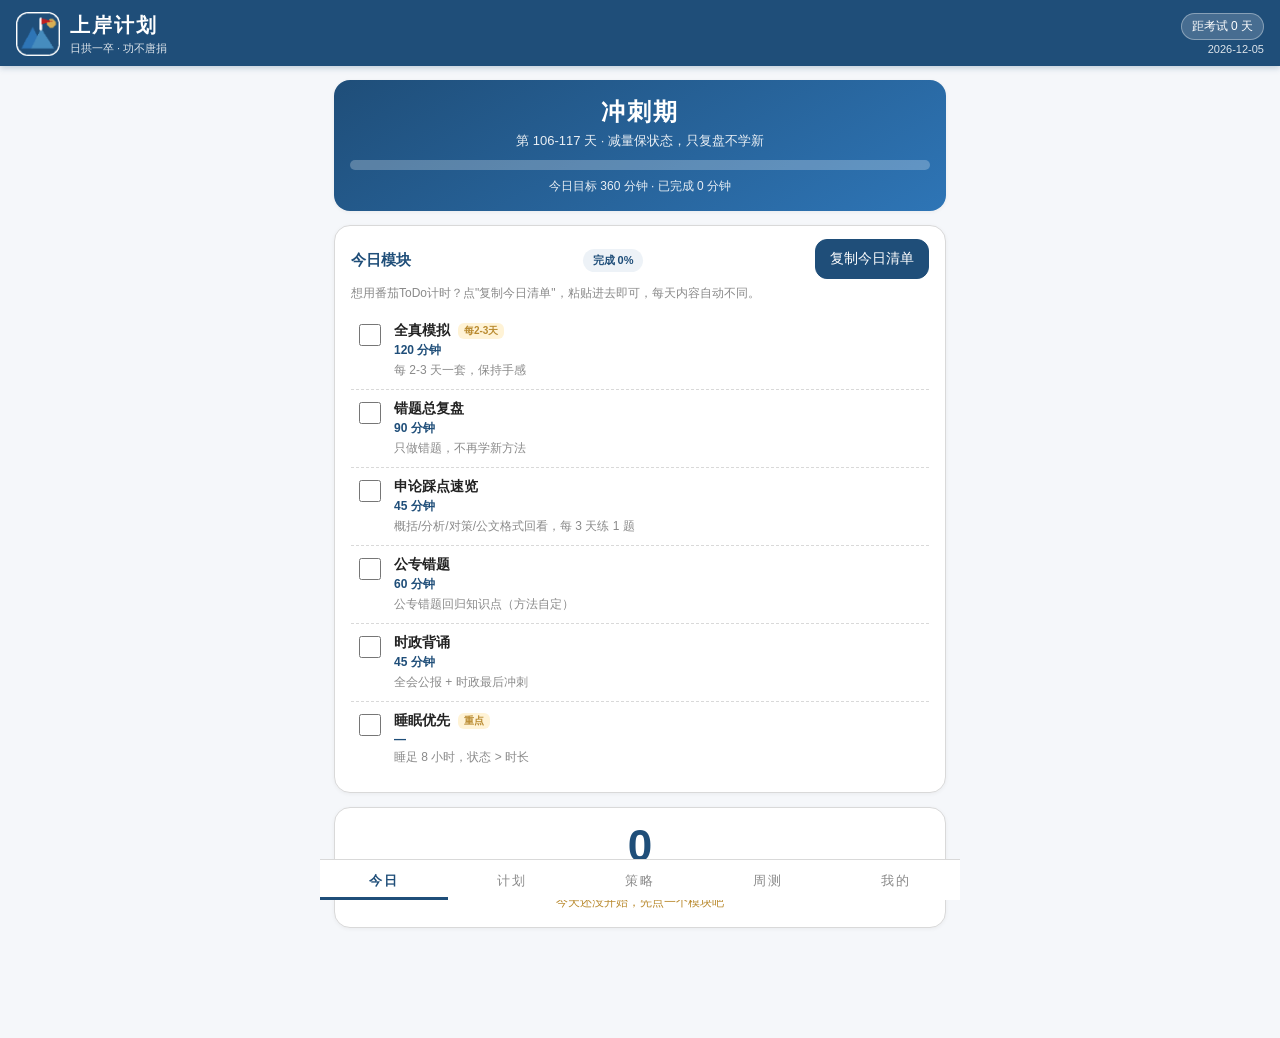
<file: index.html>
<!DOCTYPE html>
<html lang="zh-CN">
<head>
<meta charset="utf-8">
<meta name="viewport" content="width=device-width, initial-scale=1, viewport-fit=cover">
<meta name="theme-color" content="#1F4E79">
<title>上岸计划</title>
<link rel="manifest" href="manifest.webmanifest">
<link rel="icon" href="icons/icon-192.png">
<link rel="apple-touch-icon" href="icons/icon-180.png">
<link rel="stylesheet" href="style.css">
</head>
<body>

<header>
  <div class="head-left">
    <img class="logo" src="icons/icon-192.png" alt="上岸计划">
    <div>
      <h1>上岸计划</h1>
      <p id="headLine" class="head-line">模块化备考 · 科学提分</p>
    </div>
  </div>
  <div class="head-right">
    <div id="countdownChip" class="chip">距考试 — 天</div>
    <div id="headDate" class="head-date"></div>
  </div>
</header>

<main>
  <!-- 今日 -->
  <section id="tab-today" class="tab active">
    <div class="card phase-card">
      <div class="phase-name" id="phaseName">打底期</div>
      <div class="phase-days" id="phaseDays">第 1-30 天</div>
      <div class="bar"><div id="phaseBar" style="width:0%"></div></div>
      <div class="phase-total" id="phaseTotal"></div>
    </div>

    <div id="weeklyFocus" class="weekly-focus hidden"></div>

    <div class="card">
      <div class="card-title">今日模块 <span id="doneChip" class="chip small"></span>
        <button id="copyTodayBtn" class="btn primary copy-today-btn" title="复制今日清单，粘贴到番茄ToDo">复制今日清单</button>
      </div>
      <div class="copy-hint">想用番茄ToDo计时？点"复制今日清单"，粘贴进去即可，每天内容自动不同。</div>
      <div id="moduleList"></div>
    </div>

    <div class="card streak-card">
      <div class="streak-num" id="streakNum">0</div>
      <div class="streak-label">连续打卡天数</div>
      <div class="streak-sub" id="streakSub">今天还没开始，加油</div>
    </div>
  </section>

  <!-- 计划 -->
  <section id="tab-plan" class="tab">
    <div class="card">
      <div class="card-title">行测做题顺序（90 题 · 90 分钟）</div>
      <div id="orderList"></div>
      <div class="order-rules">
        <div class="rule">① 每题有硬时限，超时标记跳过，最后回头补</div>
        <div class="rule">② 涂卡分模块涂，别攒到最后</div>
        <div class="rule">③ 不空题，不会的统一蒙</div>
      </div>
    </div>
    <div class="card">
      <div class="card-title">四阶段总览（117 天）</div>
      <div class="phase-picker" id="phasePicker"></div>
    </div>
    <div id="phaseDetail"></div>
  </section>

  <!-- 策略 -->
  <section id="tab-strategy" class="tab">
    <div class="card">
      <div class="card-title">广东行测特点</div>
      <ul class="notes" id="strategyGd"></ul>
    </div>
    <div class="card">
      <div class="card-title">广东行测题量结构（90 题 / 90 分钟）</div>
      <div id="strategyTi"></div>
    </div>
    <div class="card">
      <div class="card-title">着重练这些（高性价比）</div>
      <div id="strategyFocus"></div>
    </div>
    <div class="card">
      <div class="card-title">果断放弃这些（低性价比）</div>
      <div id="strategyDrop"></div>
    </div>
    <div class="card">
      <div class="card-title">每日三科时间分配（8 小时）</div>
      <div id="strategyDaily"></div>
    </div>
    <div class="card">
      <div class="card-title">申论全权规划（广东不考大作文）</div>
      <div id="strategyShenlun"></div>
    </div>
  </section>

  <!-- 周测分析 -->
  <section id="tab-quiz" class="tab">
    <div class="card">
      <div class="card-title">每周套卷 · 成绩录入</div>
      <p class="hint">每周做一套全真计时套卷后，录入各模块"答对/共题"，我会按目标正确率和提分性价比，给出本周具体侧重（精确到题型）+ 每日 8 小时安排。依据：测试效应、间隔重复、交错练习、刻意练习。</p>
      <div class="quiz-row"><span>本周套卷</span><b id="quizWeekLabel">第 1 周</b><span id="quizDateLabel" class="quiz-date"></span></div>
      <div class="quiz-row"><span>难度</span>
        <select id="quizDiff">
          <option value="normal">正常</option>
          <option value="easy">简单（高分要打折看）</option>
          <option value="hard">偏难</option>
        </select>
      </div>
      <div id="quizInputs"></div>
      <div class="quiz-row"><span>未答（空着没做的题）</span><input type="number" id="quizUnanswered" min="0" max="30" value="0" placeholder="0"></div>
      <div class="btn-row"><button id="quizSaveBtn" class="btn primary">保存并分析</button></div>
      <p class="hint" style="margin-top:8px">数量薄弱、资料一般这些个人情况已内置在分析里；本套卷若偏简单，难度选"简单"，分析会自动打折看待高分。</p>
    </div>
    <div id="quizAnalysis"></div>
    <div id="quizHistory"></div>
  </section>

  <!-- 我的 -->
  <section id="tab-me" class="tab">
    <div class="card">
      <div class="card-title">打卡记录</div>
      <div class="stat-row">
        <div class="stat"><b id="statStreak">0</b><span>连续天数</span></div>
        <div class="stat"><b id="statTotal">0</b><span>累计打卡</span></div>
        <div class="stat"><b id="statToday">0</b><span>今日分钟</span></div>
      </div>
    </div>
    <div class="card">
      <div class="card-title">考试日期</div>
      <div class="form-row">
        <input type="date" id="examDateInput">
        <button id="examDateSave" class="btn primary">保存</button>
      </div>
    </div>
    <div class="card">
      <div class="card-title">数据</div>
      <div class="btn-row">
        <button id="exportBtn" class="btn">导出备份(JSON)</button>
        <label class="btn file-btn">导入备份<input type="file" id="importFile" accept=".json" hidden></label>
      </div>
      <div class="btn-row">
        <button id="clearDataBtn" class="btn danger">清空打卡</button>
      </div>
    </div>
    <div class="card">
      <div class="card-title">为什么这样安排（文献依据）</div>
      <ul class="notes">
        <li><b>主动回忆 / 测试效应</b>：先做题、再看解析、重做错题，比反复听课记得牢（Roediger & Karpicke 2006；Dunlosky 2013）</li>
        <li><b>间隔重复</b>：错题每周重做，知识按间隔巩固（Cepeda 等 2006）</li>
        <li><b>交错练习</b>：资料、数量、公专混合安排，避免单模块连续疲劳（Rohrer & Taylor 2007）</li>
        <li><b>刻意练习</b>：图推、数推专项补弱，聚焦短板（Ericsson）</li>
        <li><b>睡眠与运动</b>：记忆固化靠睡眠，训练提升学习效率，不是耽误时间（Walker）</li>
      </ul>
    </div>
    <div class="card">
      <div class="card-title">使用说明</div>
      <ul class="notes">
        <li>App 按距考试天数自动切换阶段（打底→巩固→套题→冲刺）</li>
        <li>每个模块有每日时长，做完点勾打卡，进度条记录当日完成</li>
        <li>带"每周N次"的模块按周安排，不用每天都做</li>
        <li>想调整时长、模块或阶段？告诉我就好</li>
      </ul>
    </div>
  </section>
</main>

<nav id="bottomNav">
  <button data-tab="today" class="active">今日</button>
  <button data-tab="plan">计划</button>
  <button data-tab="strategy">策略</button>
  <button data-tab="quiz">周测</button>
  <button data-tab="me">我的</button>
</nav>

<div id="toast" class="toast hidden"></div>

<script src="app.js"></script>
</body>
</html>
</file>
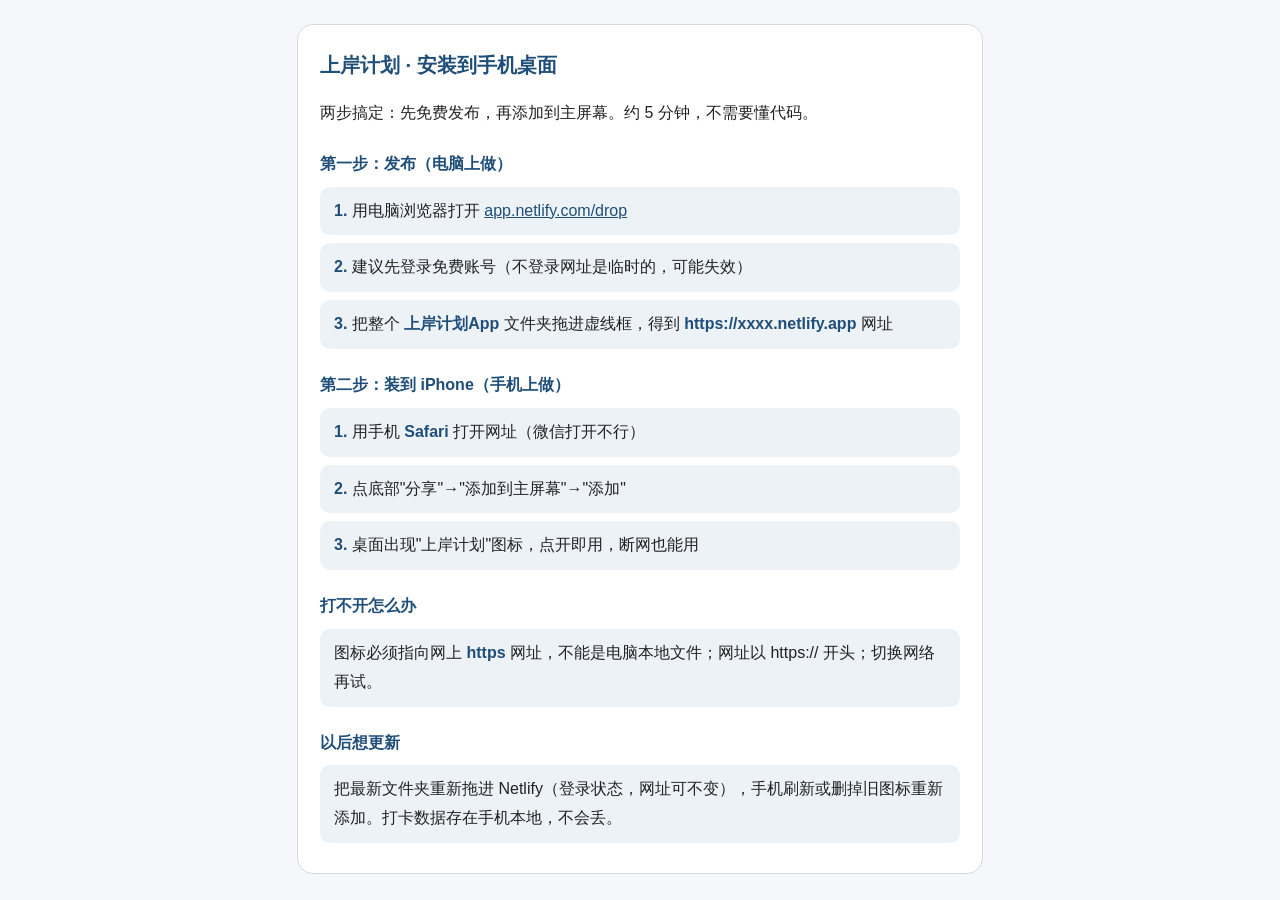
<file: 安装说明.html>
<!DOCTYPE html>
<html lang="zh-CN">
<head>
<meta charset="utf-8">
<meta name="viewport" content="width=device-width, initial-scale=1">
<title>上岸计划 · 安装说明</title>
<style>
body{font-family:"PingFang SC","Microsoft YaHei",sans-serif;background:#F5F7FA;color:#222;margin:0;padding:24px 16px;line-height:1.8}
.wrap{max-width:640px;margin:0 auto;background:#fff;border:1px solid #D9D9D9;border-radius:16px;padding:22px}
h1{font-size:20px;color:#1F4E79;margin:0 0 6px}
h2{font-size:16px;margin:22px 0 8px;color:#1F4E79}
.step{background:#EDF2F7;border-radius:10px;padding:10px 14px;margin:8px 0}
.step b{color:#1F4E79}
.tip{font-size:13px;color:#8A8A8A;margin-top:14px}
a{color:#1F4E79}
</style>
</head>
<body>
<div class="wrap">
<h1>上岸计划 · 安装到手机桌面</h1>
<p>两步搞定：先免费发布，再添加到主屏幕。约 5 分钟，不需要懂代码。</p>

<h2>第一步：发布（电脑上做）</h2>
<div class="step"><b>1.</b> 用电脑浏览器打开 <a href="https://app.netlify.com/drop" target="_blank">app.netlify.com/drop</a></div>
<div class="step"><b>2.</b> 建议先登录免费账号（不登录网址是临时的，可能失效）</div>
<div class="step"><b>3.</b> 把整个 <b>上岸计划App</b> 文件夹拖进虚线框，得到 <b>https://xxxx.netlify.app</b> 网址</div>

<h2>第二步：装到 iPhone（手机上做）</h2>
<div class="step"><b>1.</b> 用手机 <b>Safari</b> 打开网址（微信打开不行）</div>
<div class="step"><b>2.</b> 点底部"分享"→"添加到主屏幕"→"添加"</div>
<div class="step"><b>3.</b> 桌面出现"上岸计划"图标，点开即用，断网也能用</div>

<h2>打不开怎么办</h2>
<div class="step">图标必须指向网上 <b>https</b> 网址，不能是电脑本地文件；网址以 https:// 开头；切换网络再试。</div>

<h2>以后想更新</h2>
<div class="step">把最新文件夹重新拖进 Netlify（登录状态，网址可不变），手机刷新或删掉旧图标重新添加。打卡数据存在手机本地，不会丢。</div>
</div>
</body>
</html>
</file>
<file: style.css>
:root {
  --paper: #F5F7FA;
  --card: #FFFFFF;
  --ink: #222;
  --blue: #1F4E79;
  --blue2: #2E75B6;
  --gold: #B98A2F;
  --line: #D9D9D9;
  --muted: #8A8A8A;
}
* { box-sizing: border-box; -webkit-tap-highlight-color: transparent; }
html, body { margin: 0; padding: 0; }
body {
  font-family: "PingFang SC", "Microsoft YaHei", "Hiragino Sans GB", sans-serif;
  background: var(--paper);
  color: var(--ink);
  padding-bottom: 72px;
}
header {
  position: sticky; top: 0; z-index: 20;
  display: flex; align-items: center; justify-content: space-between;
  padding: 12px 16px calc(10px + env(safe-area-inset-top));
  background: var(--blue); color: #fff;
  box-shadow: 0 2px 6px rgba(31,78,121,.25);
}
.head-left { display: flex; align-items: center; gap: 10px; }
.logo { width: 44px; height: 44px; border-radius: 12px; background: #fff; }
h1 { margin: 0; font-size: 20px; letter-spacing: 2px; }
.head-line { margin: 2px 0 0; font-size: 11px; opacity: .85; }
.head-right { text-align: right; }
.head-date { font-size: 11px; opacity: .85; margin-top: 3px; }
.chip { 
  display: inline-block; background: rgba(255,255,255,.18);
  border: 1px solid rgba(255,255,255,.35); border-radius: 999px;
  padding: 4px 10px; font-size: 12px; white-space: nowrap;
}
.chip.small { font-size: 11px; background: #EDF2F7; color: var(--blue); border: none; }
.copy-today-btn { float: right; padding: 4px 12px; font-size: 12px; margin-top: -3px; }
.copy-hint { font-size: 12px; color: var(--muted); margin: -4px 0 10px; }
main { max-width: 640px; margin: 0 auto; padding: 14px 14px 24px; }
.tab { display: none; }
.tab.active { display: block; animation: fade .25s ease; }
@keyframes fade { from { opacity: 0; transform: translateY(4px); } to { opacity: 1; } }
.card { background: var(--card); border: 1px solid var(--line); border-radius: 16px; padding: 16px; margin-bottom: 14px; box-shadow: 0 1px 4px rgba(0,0,0,.05); }
.card-title { font-size: 15px; font-weight: 600; color: var(--blue); margin-bottom: 10px; display: flex; align-items: center; justify-content: space-between; gap: 8px; }
.phase-card { text-align: center; background: linear-gradient(150deg, #1F4E79, #2E75B6); color: #fff; border: none; }
.phase-name { font-size: 24px; font-weight: 800; letter-spacing: 2px; }
.phase-days { font-size: 13px; opacity: .9; margin: 4px 0 10px; }
.phase-card .bar { background: rgba(255,255,255,.25); }
.phase-card .bar > div { background: #FFD97A; }
.phase-total { font-size: 12px; opacity: .9; margin-top: 8px; }
.bar { height: 10px; background: #EDF0F4; border-radius: 999px; overflow: hidden; }
.bar > div { height: 100%; background: var(--green, #70AD47); border-radius: 999px; transition: width .3s; }
.mod-item { display: flex; align-items: flex-start; gap: 10px; padding: 10px 4px; border-bottom: 1px dashed var(--line); }
.mod-item:last-child { border-bottom: none; }
.mod-item.done .mod-main { opacity: .55; }
.mod-item.done .mod-name { text-decoration: line-through; }
input[type="checkbox"] { width: 22px; height: 22px; accent-color: var(--blue); flex: none; margin-top: 2px; }
.mod-main { flex: 1; }
.mod-name { font-weight: 700; font-size: 14px; }
.mod-min { font-size: 12px; color: var(--blue); font-weight: 700; margin-top: 2px; }
.mod-what { font-size: 12px; color: var(--muted); line-height: 1.5; margin-top: 2px; }
.freq { display: inline-block; font-size: 10px; background: #FFF3D6; color: var(--gold); border-radius: 6px; padding: 1px 6px; margin-left: 4px; vertical-align: middle; }
.streak-card { text-align: center; }
.streak-num { font-size: 44px; font-weight: 800; color: var(--blue); line-height: 1; }
.streak-label { margin-top: 4px; font-size: 13px; color: var(--muted); }
.streak-sub { margin-top: 4px; font-size: 12px; color: var(--gold); }
.phase-picker { display: flex; flex-wrap: wrap; gap: 8px; }
.phase-picker button { flex: 1; min-width: 130px; border: 1px solid var(--line); background: #fff; border-radius: 12px; padding: 10px 6px; cursor: pointer; font-size: 14px; font-weight: 700; color: var(--ink); display: flex; flex-direction: column; gap: 2px; }
.phase-picker button small { font-size: 11px; color: var(--muted); font-weight: 400; }
.phase-picker button.on { background: var(--blue); border-color: var(--blue); color: #fff; }
.phase-picker button.on small { color: rgba(255,255,255,.8); }
.phase-picker button.current { box-shadow: inset 0 -3px 0 var(--gold); }
.plan-row { display: flex; align-items: center; gap: 10px; padding: 8px 2px; border-bottom: 1px dashed var(--line); }
.plan-row:last-child { border-bottom: none; }
.plan-idx { flex: none; width: 22px; height: 22px; border-radius: 50%; background: var(--blue); color: #fff; font-size: 12px; display: flex; align-items: center; justify-content: center; }
.plan-main { flex: 1; }
.plan-name { font-weight: 700; font-size: 13px; }
.plan-what { font-size: 12px; color: var(--muted); line-height: 1.5; margin-top: 2px; }
.plan-min { flex: none; font-size: 12px; font-weight: 700; color: var(--blue); }
.order-row { display: flex; align-items: flex-start; gap: 10px; padding: 8px 2px; border-bottom: 1px dashed var(--line); }
.order-row:last-of-type { border-bottom: none; }
.order-idx { flex: none; width: 26px; height: 26px; border-radius: 50%; background: var(--gold); color: #fff; font-size: 14px; font-weight: 700; display: flex; align-items: center; justify-content: center; }
.order-main { flex: 1; }
.order-name { font-weight: 700; font-size: 14px; }
.order-meta { font-size: 11px; color: var(--blue); font-weight: 400; margin-left: 6px; }
.order-tip { font-size: 12px; color: var(--muted); line-height: 1.5; margin-top: 2px; }
.order-rules { background: #FFF7E6; border-radius: 10px; padding: 10px 12px; margin-top: 10px; }
.rule { font-size: 12px; color: #7A5C00; line-height: 1.8; }
.stat-row { display: flex; gap: 8px; }
.stat { flex: 1; text-align: center; background: #EDF2F7; border-radius: 12px; padding: 12px 4px; }
.stat b { display: block; font-size: 24px; color: var(--blue); }
.stat span { font-size: 12px; color: var(--muted); }
.form-row { display: flex; gap: 8px; align-items: center; }
.form-row input[type="date"] { flex: 1; height: 38px; border: 1px solid var(--line); border-radius: 10px; padding: 0 10px; font-size: 14px; background: #fff; }
.btn { appearance: none; border: 1px solid var(--line); background: #fff; color: var(--ink); border-radius: 12px; padding: 10px 14px; font-size: 14px; cursor: pointer; }
.btn:active { transform: scale(.97); }
.btn.primary { background: var(--blue); border-color: var(--blue); color: #fff; }
.btn.danger { border-color: #D8A6A0; color: #C00000; }
.btn.file-btn { display: inline-block; }
.btn-row { display: flex; gap: 10px; margin-top: 12px; }
.btn-row .btn { flex: 1; }
.hint { font-size: 12px; color: var(--muted); line-height: 1.6; margin: 0 0 10px; }
.notes { margin: 0; padding-left: 18px; font-size: 13px; color: #444; line-height: 1.9; }
#bottomNav { position: fixed; left: 0; right: 0; bottom: 0; z-index: 30; display: flex; background: #fff; border-top: 1px solid var(--line); padding-bottom: env(safe-area-inset-bottom); max-width: 640px; margin: 0 auto; }
#bottomNav button { flex: 1; border: none; background: none; padding: 12px 0 10px; font-size: 13px; color: var(--muted); letter-spacing: 2px; cursor: pointer; }
#bottomNav button.active { color: var(--blue); font-weight: 700; box-shadow: inset 0 -3px 0 var(--blue); }
.toast { position: fixed; left: 50%; bottom: 90px; transform: translateX(-50%); background: rgba(31,78,121,.94); color: #fff; padding: 10px 18px; border-radius: 999px; font-size: 13px; z-index: 99; white-space: nowrap; }
.hidden { display: none !important; }

/* 周测分析 */
.weekly-focus { background: linear-gradient(135deg,#FFF7E6,#FFF1D6); border: 1px solid #E8D9AE; border-radius: 14px; padding: 12px 14px; margin-bottom: 12px; }
.wf-inner { font-size: 14px; font-weight: 700; color: #6E4A22; }
.wf-inner span { font-size: 11px; color: #9A8B74; font-weight: 500; margin-left: 6px; }
.quiz-row { display: flex; align-items: center; justify-content: space-between; gap: 8px; padding: 8px 2px; border-bottom: 1px dashed var(--line); font-size: 13px; }
.quiz-row:last-of-type { border-bottom: none; }
.quiz-row b { color: var(--blue); }
.quiz-date { color: var(--muted); font-size: 12px; }
.quiz-nums { display: flex; align-items: center; gap: 6px; }
.quiz-nums input { width: 62px; text-align: center; height: 34px; border: 1px solid var(--line); border-radius: 8px; font-size: 14px; }
.quiz-nums em { color: var(--muted); font-style: normal; }
.quiz-warn { background: #FDECEC; border-left: 3px solid #C00000; border-radius: 8px; padding: 8px 10px; font-size: 12px; color: #7a2424; line-height: 1.7; margin-bottom: 8px; }
.quiz-note { background: #EDF2F7; border-left: 3px solid var(--blue2); border-radius: 8px; padding: 8px 10px; font-size: 12px; color: #1F4E79; line-height: 1.7; margin: 6px 0; }
.card-title.small { font-size: 13px; margin-top: 12px; font-weight: 700; }
.quiz-bar-row { display: flex; align-items: center; gap: 8px; margin: 6px 0; }
.qb-name { flex: none; width: 44px; font-size: 12px; font-weight: 600; color: #333; }
.qb-track { flex: 1; height: 12px; background: #EDF0F4; border-radius: 999px; overflow: hidden; }
.qb-fill { display: block; height: 100%; background: linear-gradient(90deg,var(--blue2),var(--blue)); border-radius: 999px; }
.qb-fill.hit { background: linear-gradient(90deg,#8BC34A,#70AD47); }
.qb-pct { flex: none; width: 38px; text-align: right; font-size: 12px; font-weight: 700; color: var(--blue); }
.quiz-focus { display: flex; gap: 8px; margin: 4px 0 6px; }
.qf-main, .qf-sub { flex: 1; background: #EDF2F7; border-radius: 10px; padding: 10px; font-size: 13px; color: #1F4E79; }
.qf-main b, .qf-sub b { font-size: 15px; }
.day-block-mini { border: 1px solid var(--line); border-radius: 10px; padding: 9px 11px; margin: 6px 0; background: #FBFCFE; }
.day-block-mini b { font-size: 13px; color: var(--blue); }
.day-block-mini div { font-size: 12px; color: #555; line-height: 1.6; margin-top: 3px; }
.hist-row { border: 1px solid var(--line); border-radius: 10px; padding: 10px; margin-bottom: 8px; }
.hist-head { display: flex; justify-content: space-between; gap: 8px; flex-wrap: wrap; font-size: 13px; margin-bottom: 6px; }
.hist-head span { color: var(--muted); font-size: 12px; }
.hist-bars { display: flex; gap: 8px; flex-wrap: wrap; }
.hb { flex: 1; min-width: 52px; text-align: center; background: #F4F7FB; border-radius: 8px; padding: 5px 2px; }
.hb i { display: block; font-style: normal; font-size: 10px; color: var(--muted); }
.hb b { font-size: 13px; color: var(--blue); }
.empty { text-align: center; color: var(--muted); padding: 24px 0; font-size: 13px; }

/* 策略页 */
.strat-item { border: 1px solid var(--line); border-left: 3px solid var(--green, #70AD47); border-radius: 10px; padding: 10px 12px; margin: 8px 0; background: #FBFDF8; }
.strat-item b { font-size: 14px; color: #2E6B2E; }
.strat-item div { font-size: 12px; color: #555; line-height: 1.7; margin-top: 4px; }
.strat-item.drop { border-left-color: #C00000; background: #FDF7F7; }
.strat-item.drop b { color: #A03030; }
.strat-daily { display: flex; gap: 10px; align-items: flex-start; padding: 9px 2px; border-bottom: 1px dashed var(--line); }
.strat-daily:last-child { border-bottom: none; }
.strat-daily b { flex: none; width: 60px; font-size: 13px; color: var(--blue); }
.strat-daily span { font-size: 12px; color: #444; line-height: 1.6; }
.strat-shen { border: 1px solid var(--line); border-radius: 10px; padding: 10px 12px; margin: 8px 0; background: #F4F8FC; }
.strat-shen b { font-size: 13px; color: var(--blue); }
.strat-shen div { font-size: 12px; color: #444; line-height: 1.7; margin-top: 4px; }
.ti-row { display: flex; align-items: baseline; gap: 8px; flex-wrap: wrap; padding: 9px 2px; border-bottom: 1px dashed var(--line); font-size: 13px; }
.ti-row:last-child { border-bottom: none; }
.ti-row b { flex: none; width: 76px; color: var(--blue); }
.ti-num { flex: none; font-weight: 700; color: #333; }
.ti-time { flex: none; color: var(--muted); }
.ti-target { flex: none; font-weight: 700; color: var(--green, #70AD47); }
.ti-row em { flex: 1 1 100%; font-style: normal; font-size: 12px; color: var(--muted); line-height: 1.5; }
</file>
